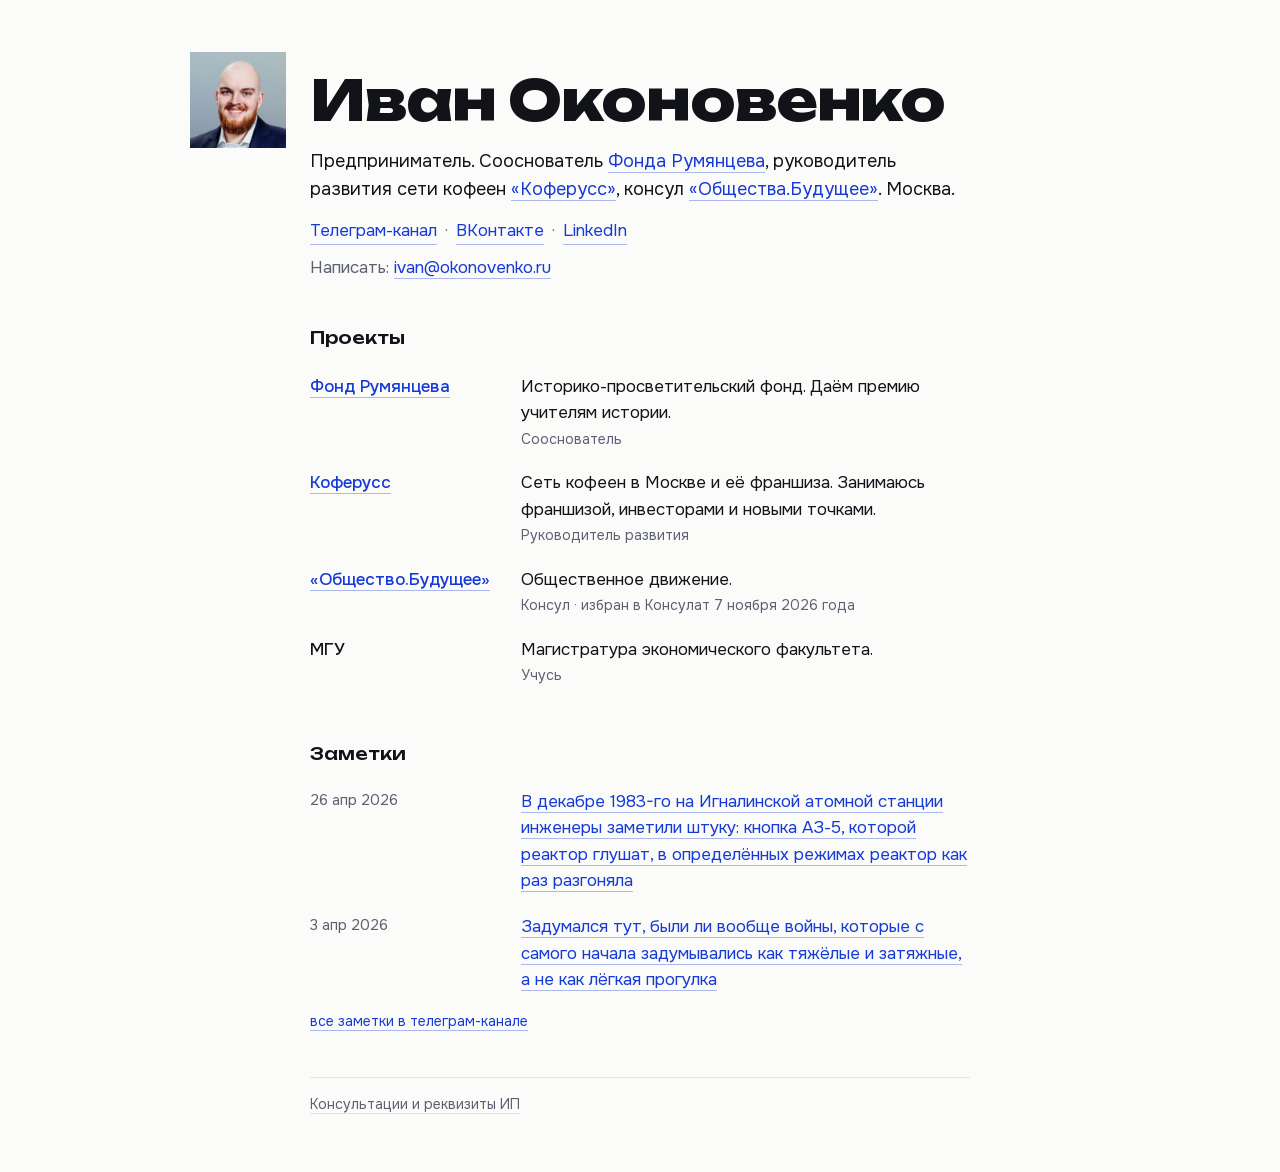
<file: index.html>
<!doctype html>
<html lang="ru">
<head>
<meta charset="utf-8">
<meta name="viewport" content="width=device-width, initial-scale=1">
<title>Иван Оконовенко — Фонд Румянцева, Коферусс, Общество.Будущее</title>
<meta name="description" content="Иван Оконовенко, Москва. Сооснователь Фонда Румянцева, руководитель развития сети кофеен «Коферусс», консул «Общества.Будущее».">
<link rel="alternate" type="text/plain" href="https://okonovenko.ru/llms.txt" title="Кратко для ИИ-ассистентов">
<link rel="canonical" href="https://okonovenko.ru/">
<meta name="robots" content="index, follow, max-image-preview:large">
<meta property="og:type" content="profile">
<meta property="og:title" content="Иван Оконовенко — Фонд Румянцева, Коферусс, Общество.Будущее">
<meta property="og:description" content="Иван Оконовенко, Москва. Сооснователь Фонда Румянцева, руководитель развития сети кофеен «Коферусс», консул «Общества.Будущее».">
<meta property="og:url" content="https://okonovenko.ru/">
<meta property="og:image" content="https://okonovenko.ru/photo.jpg">
<meta property="og:image:width" content="480">
<meta property="og:image:height" content="480">
<meta property="og:site_name" content="Иван Оконовенко">
<meta property="og:locale" content="ru_RU">
<meta name="twitter:card" content="summary">
<link rel="icon" href="/favicon.svg" type="image/svg+xml">
<link rel="stylesheet" href="/fonts.css">
<style>
*{box-sizing:border-box}
html{-webkit-text-size-adjust:100%}
body{margin:0;font-family:"Onest",system-ui,sans-serif;font-size:17px;line-height:1.55}
a{color:inherit}
a:focus-visible{outline:2px solid currentColor;outline-offset:3px}
.mono{font-family:ui-monospace,SFMono-Regular,Menlo,Consolas,monospace}

:root{--ink:#111318;--muted:#5b6170;--accent:#153ad6;--paper:#fbfbfa;--line:#e4e4e0;--tint:#eef1fc}
body{background:var(--paper);color:var(--ink);padding:36px 20px 40px}
.wrap{max-width:660px;margin:0 auto}
footer a{text-decoration:none;border-bottom:1px solid var(--line)}
nav{display:flex;flex-wrap:wrap;gap:4px 20px;font-size:14px;color:var(--muted);margin-bottom:48px}
nav a{text-decoration:none}
nav a:first-child{color:var(--ink)}
nav a:hover{color:var(--accent)}
h1{font-family:"Unbounded",sans-serif;font-weight:800;font-size:clamp(30px,7.6vw,56px);line-height:1;letter-spacing:-.02em;margin:0 0 20px}
.head{display:flex;align-items:center;gap:16px;margin:0 0 20px}
.head img{width:72px;height:72px;object-fit:cover;flex:none}
.head h1{margin:0}
p{margin:0 0 14px}
.lead{font-size:18px}
.soc{display:flex;flex-wrap:wrap;gap:4px 8px;color:var(--muted)}
.wr{color:var(--muted);margin-top:-4px}
.soc a,.t a,main p a{color:var(--accent);text-decoration:none;border-bottom:1px solid rgba(21,58,214,.35)}
.soc a:hover,.t a:hover,main p a:hover{border-bottom-color:var(--accent)}
h2{font-family:"Unbounded",sans-serif;font-weight:500;font-size:17px;margin:44px 0 12px}
.row{display:grid;grid-template-columns:1fr;gap:2px 24px;padding:10px 0}
.row .t{font-weight:500}
.row .d small{display:block;color:var(--muted);font-size:14px;margin-top:2px}
.row.n .dt{font-weight:400;color:var(--muted);font-size:15px}
.row.n .d a{color:var(--accent);text-decoration:none;border-bottom:1px solid rgba(21,58,214,.35)}
.more{font-size:14px;margin-top:8px}
.box{background:var(--tint);margin:44px -20px 0;padding:8px 20px 28px}
.box h2{margin-top:24px}
.two{display:grid;grid-template-columns:1fr;gap:18px 32px;margin:18px 0 22px}
.two b{display:block;margin-bottom:4px}
.two p{margin:0}
.btn{display:inline-block;background:var(--ink);color:#fff;text-decoration:none;font-weight:500;padding:11px 20px;border-radius:999px}
.btn:hover{background:var(--accent)}
footer{margin-top:44px;border-top:1px solid var(--line);padding-top:16px;font-size:14px;color:var(--muted)}
@media(min-width:900px){.head{position:relative}.head img{position:absolute;right:100%;margin-right:24px;width:96px;height:96px;top:50%;transform:translateY(-50%)}}
@media(min-width:700px){body{padding:72px 40px 56px}.row{grid-template-columns:11em 1fr}.two{grid-template-columns:1fr 1fr}.box{margin-left:-24px;margin-right:-24px;padding:8px 24px 30px}}

</style>
<!-- Yandex.Metrika counter -->
<script type="text/javascript">
    (function(m,e,t,r,i,k,a){
        m[i]=m[i]||function(){(m[i].a=m[i].a||[]).push(arguments)};
        m[i].l=1*new Date();
        for (var j = 0; j < document.scripts.length; j++) {if (document.scripts[j].src === r) { return; }}
        k=e.createElement(t),a=e.getElementsByTagName(t)[0],k.async=1,k.src=r,a.parentNode.insertBefore(k,a)
    })(window, document,'script','https://mc.yandex.ru/metrika/tag.js?id=114256014', 'ym');

    ym(114256014, 'init', {ssr:true, webvisor:true, clickmap:true, ecommerce:"dataLayer", referrer: document.referrer, url: location.href, accurateTrackBounce:true, trackLinks:true});
</script>
<noscript><div><img src="https://mc.yandex.ru/watch/114256014" style="position:absolute; left:-9999px;" alt="" /></div></noscript>
<!-- /Yandex.Metrika counter -->
</head>
<body>
<div class="wrap">
<main>
<div class="head"><img src="/photo.jpg" width="480" height="480" alt="Иван Оконовенко"><h1>Иван Оконовенко</h1></div>
<p class="lead">Предприниматель. Сооснователь <a href="https://fondrumyantseva.ru/">Фонда Румянцева</a>, руководитель развития сети кофеен <a href="https://coffeeruss.ru/">«Коферусс»</a>, консул <a href="https://xn----9sbbcmcea7ed5amrb4fk.xn--p1ai/">«Общества.Будущее»</a>. Москва.</p>
<p class="soc"><a rel="me" href="https://t.me/ivanokonovenko">Телеграм-канал</a> · <a rel="me" href="https://vk.ru/ivanokonovenko">ВКонтакте</a> · <a rel="me" href="https://ru.linkedin.com/in/ivanokonovenko">LinkedIn</a></p>
<p class="wr">Написать: <a href="mailto:ivan@okonovenko.ru">ivan@okonovenko.ru</a></p>
<h2 id="proekty">Проекты</h2>
<div class="row"><div class="t"><a href="https://fondrumyantseva.ru/">Фонд Румянцева</a></div><div class="d">Историко-просветительский фонд. Даём премию учителям истории.<small>Сооснователь</small></div></div>
<div class="row"><div class="t"><a href="https://coffeeruss.ru/">Коферусс</a></div><div class="d">Сеть кофеен в Москве и её франшиза. Занимаюсь франшизой, инвесторами и новыми точками.<small>Руководитель развития</small></div></div>
<div class="row"><div class="t"><a href="https://xn----9sbbcmcea7ed5amrb4fk.xn--p1ai/">«Общество.Будущее»</a></div><div class="d">Общественное движение.<small>Консул · избран в Консулат 7 ноября 2026 года</small></div></div>
<div class="row"><div class="t">МГУ</div><div class="d">Магистратура экономического факультета.<small>Учусь</small></div></div>
<h2 id="zametki">Заметки</h2>
<div class="row n"><div class="t dt">26 апр 2026</div><div class="d"><a href="https://t.me/ivanokonovenko/41">В декабре 1983-го на Игналинской атомной станции инженеры заметили штуку: кнопка АЗ-5, которой реактор глушат, в определённых режимах реактор как раз разгоняла</a></div></div>
<div class="row n"><div class="t dt">3 апр 2026</div><div class="d"><a href="https://t.me/ivanokonovenko/37">Задумался тут, были ли вообще войны, которые с самого начала задумывались как тяжёлые и затяжные, а не как лёгкая прогулка</a></div></div>
<p class="more"><a rel="me" href="https://t.me/ivanokonovenko">все заметки в телеграм-канале</a></p>
</main>
<footer><a href="/ip/">Консультации и реквизиты ИП</a></footer>
</div>
<script type="application/ld+json">
{
 "@context": "https://schema.org",
 "@graph": [
  {
   "@type": "WebSite",
   "@id": "https://okonovenko.ru/#website",
   "url": "https://okonovenko.ru/",
   "name": "Иван Оконовенко",
   "inLanguage": "ru",
   "publisher": {
    "@id": "https://okonovenko.ru/#person"
   }
  },
  {
   "@type": "ProfilePage",
   "@id": "https://okonovenko.ru/#page",
   "url": "https://okonovenko.ru/",
   "name": "Иван Оконовенко — Фонд Румянцева, Коферусс, Общество.Будущее",
   "inLanguage": "ru",
   "isPartOf": {
    "@id": "https://okonovenko.ru/#website"
   },
   "mainEntity": {
    "@id": "https://okonovenko.ru/#person"
   },
   "dateModified": "2026-11-15"
  },
  {
   "@type": "Person",
   "@id": "https://okonovenko.ru/#person",
   "name": "Иван Оконовенко",
   "alternateName": [
    "Оконовенко Иван",
    "Ivan Okonovenko",
    "Оконовенко Иван Григорьевич"
   ],
   "givenName": "Иван",
   "familyName": "Оконовенко",
   "url": "https://okonovenko.ru/",
   "image": "https://okonovenko.ru/photo.jpg",
   "email": "mailto:ivan@okonovenko.ru",
   "description": "Иван Оконовенко, Москва. Сооснователь Фонда Румянцева, руководитель развития сети кофеен «Коферусс», консул «Общества.Будущее».",
   "jobTitle": [
    "Сооснователь Фонда Румянцева",
    "Руководитель развития сети кофеен «Коферусс»",
    "Консул «Общества.Будущее»"
   ],
   "homeLocation": {
    "@type": "Place",
    "name": "Москва",
    "address": {
     "@type": "PostalAddress",
     "addressLocality": "Москва",
     "addressCountry": "RU"
    }
   },
   "affiliation": [
    {
     "@type": "NGO",
     "name": "Фонд Румянцева",
     "url": "https://fondrumyantseva.ru/"
    },
    {
     "@type": "Organization",
     "name": "Общество.Будущее",
    "url": "https://общество-будущее.рф/"
    }
   ],
   "worksFor": {
    "@type": "Organization",
    "name": "Коферусс",
    "url": "https://coffeeruss.ru/"
   },
   "alumniOf": {
    "@type": "CollegeOrUniversity",
    "name": "МГУ имени М. В. Ломоносова, экономический факультет"
   },
   "sameAs": [
    "https://t.me/ivanokonovenko",
    "https://vk.ru/ivanokonovenko",
    "https://ru.linkedin.com/in/ivanokonovenko",
    "https://fondrumyantseva.ru/about/"
   ]
  }
 ]
}
</script>
</body>
</html>
</file>
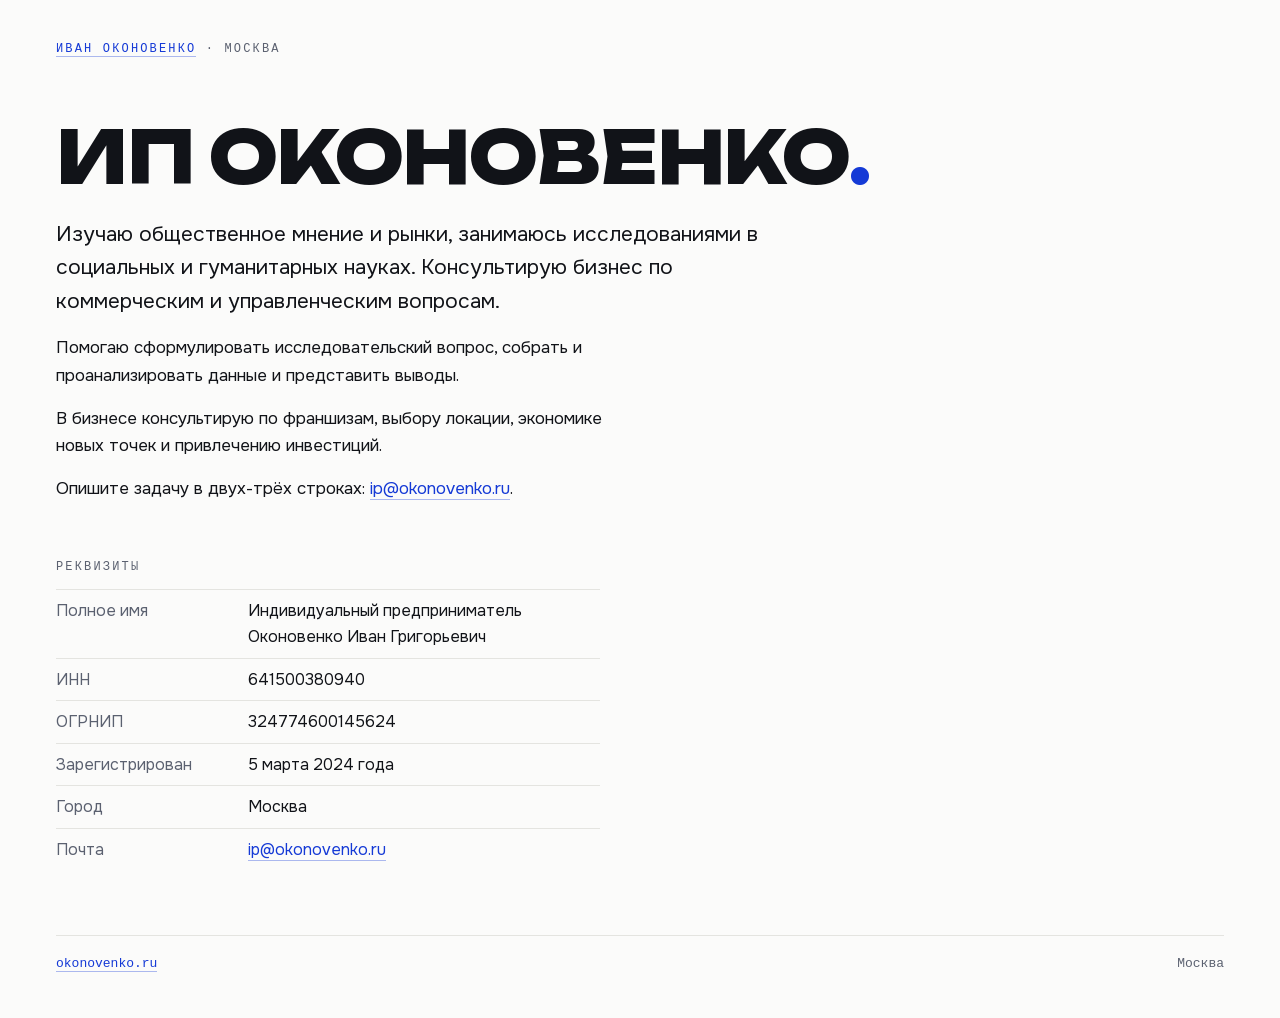
<file: ip/index.html>
<!doctype html>
<html lang="ru">
<head>
<meta charset="utf-8">
<meta name="viewport" content="width=device-width, initial-scale=1">
<title>ИП Оконовенко Иван Григорьевич</title>
<meta name="description" content="ИП Оконовенко Иван Григорьевич: исследования, аналитика и консультации. Реквизиты.">
<link rel="canonical" href="https://okonovenko.ru/ip/">
<meta name="robots" content="noindex, nofollow">
<meta property="og:type" content="profile">
<meta property="og:title" content="Иван Оконовенко">
<meta property="og:description" content="Исследования, аналитика и консультации. Москва.">
<meta property="og:url" content="https://okonovenko.ru/ip/">
<meta property="og:image" content="https://okonovenko.ru/og.png">
<meta property="og:image:width" content="1200">
<meta property="og:image:height" content="630">
<meta property="og:locale" content="ru_RU">
<meta name="twitter:card" content="summary_large_image">
<link rel="icon" href="/favicon.svg" type="image/svg+xml">
<link rel="stylesheet" href="/fonts.css">
<style>
  :root{ --ink:#111318; --muted:#5b6170; --accent:#153ad6; --paper:#fbfbfa; --line:#e4e4e0 }
  *{box-sizing:border-box}
  html{-webkit-text-size-adjust:100%}
  body{
    margin:0; background:var(--paper); color:var(--ink);
    font-family:"Onest",system-ui,-apple-system,"Segoe UI",Roboto,sans-serif;
    font-size:17px; line-height:1.6; min-height:100vh;
    display:flex; flex-direction:column; padding:28px 22px 32px;
  }
  .top{font-family:ui-monospace,SFMono-Regular,Menlo,Consolas,monospace;
       font-size:12px; letter-spacing:.18em; text-transform:uppercase; color:var(--muted)}
  main{flex:1; display:flex; flex-direction:column; justify-content:center; padding:48px 0}
  h1{font-family:"Unbounded",system-ui,sans-serif; font-weight:800; text-transform:uppercase;
     font-size:clamp(34px,8vw,72px); line-height:.95; letter-spacing:-.02em; margin:0 0 26px}
  h1 .dot{color:var(--accent)}
  p{max-width:34em; margin:0 0 16px}
  p.lead{font-size:clamp(18px,2.4vw,21px)}
  .muted{color:var(--muted)}
  a{color:var(--accent); text-decoration:none; border-bottom:1px solid rgba(21,58,214,.35)}
  a:hover,a:focus{border-bottom-color:var(--accent)}
  a:focus-visible{outline:2px solid var(--accent); outline-offset:3px; border-radius:2px}
  footer{border-top:1px solid var(--line); padding-top:18px;
    display:flex; flex-wrap:wrap; gap:6px 24px; justify-content:space-between;
    font-family:ui-monospace,SFMono-Regular,Menlo,Consolas,monospace; font-size:13px; color:var(--muted)}
  h2{font-family:ui-monospace,SFMono-Regular,Menlo,Consolas,monospace; font-size:12px; font-weight:400;
     letter-spacing:.18em; text-transform:uppercase; color:var(--muted); margin:40px 0 12px}
  dl{margin:0; max-width:34em; font-size:16px}
  dl div{display:flex; flex-wrap:wrap; gap:0 16px; padding:8px 0; border-top:1px solid var(--line)}
  dt{color:var(--muted); flex:0 0 11em}
  dd{margin:0; flex:1 1 14em}
  @media (min-width:760px){ body{padding:40px 56px 44px} main{padding:64px 0} }
  @media print{ body{background:#fff;padding:0} a{border:0;color:#000} }
</style>
<!-- Yandex.Metrika counter -->
<script type="text/javascript">
    (function(m,e,t,r,i,k,a){
        m[i]=m[i]||function(){(m[i].a=m[i].a||[]).push(arguments)};
        m[i].l=1*new Date();
        for (var j = 0; j < document.scripts.length; j++) {if (document.scripts[j].src === r) { return; }}
        k=e.createElement(t),a=e.getElementsByTagName(t)[0],k.async=1,k.src=r,a.parentNode.insertBefore(k,a)
    })(window, document,'script','https://mc.yandex.ru/metrika/tag.js?id=114256014', 'ym');

    ym(114256014, 'init', {ssr:true, webvisor:true, clickmap:true, ecommerce:"dataLayer", referrer: document.referrer, url: location.href, accurateTrackBounce:true, trackLinks:true});
</script>
<noscript><div><img src="https://mc.yandex.ru/watch/114256014" style="position:absolute; left:-9999px;" alt="" /></div></noscript>
<!-- /Yandex.Metrika counter -->
</head>
<body>
  <div class="top"><a href="/">Иван Оконовенко</a> · Москва</div>

  <main>
    <h1>ИП Оконо&shy;венко<span class="dot">.</span></h1>
    <p class="lead">Изучаю общественное мнение и рынки, занимаюсь исследованиями в социальных и гуманитарных науках. Консультирую бизнес по коммерческим и управленческим вопросам.</p>
    <p>Помогаю сформулировать исследовательский вопрос, собрать и проанализировать данные и представить выводы.</p>
    <p>В бизнесе консультирую по франшизам, выбору локации, экономике новых точек и привлечению инвестиций.</p>
    <p>Опишите задачу в двух-трёх строках: <a href="mailto:ip@okonovenko.ru">ip@okonovenko.ru</a>.</p>
    <h2>Реквизиты</h2>
    <dl>
      <div><dt>Полное имя</dt><dd>Индивидуальный предприниматель Оконовенко Иван Григорьевич</dd></div>
      <div><dt>ИНН</dt><dd>641500380940</dd></div>
      <div><dt>ОГРНИП</dt><dd>324774600145624</dd></div>
      <div><dt>Зарегистрирован</dt><dd>5 марта 2024 года</dd></div>
      <div><dt>Город</dt><dd>Москва</dd></div>
      <div><dt>Почта</dt><dd><a href="mailto:ip@okonovenko.ru">ip@okonovenko.ru</a></dd></div>
    </dl>
  </main>

  <footer>
    <span><a href="/">okonovenko.ru</a></span>
    <span>Москва</span>
  </footer>
</body>
</html>
</file>
<file: fonts.css>
/* Unbounded и Onest, SIL Open Font License 1.1 — локальные копии */
@font-face {
  font-family: 'Onest';
  font-style: normal;
  font-weight: 400;
  font-display: swap;
  src: url(fonts/onest-400-cyrillic.woff2) format('woff2');
  unicode-range: U+0301, U+0400-045F, U+0490-0491, U+04B0-04B1, U+2116;
}
@font-face {
  font-family: 'Onest';
  font-style: normal;
  font-weight: 400;
  font-display: swap;
  src: url(fonts/onest-400-latin.woff2) format('woff2');
  unicode-range: U+0000-00FF, U+0131, U+0152-0153, U+02BB-02BC, U+02C6, U+02DA, U+02DC, U+0304, U+0308, U+0329, U+2000-206F, U+20AC, U+2122, U+2191, U+2193, U+2212, U+2215, U+FEFF, U+FFFD;
}
@font-face {
  font-family: 'Onest';
  font-style: normal;
  font-weight: 500;
  font-display: swap;
  src: url(fonts/onest-500-cyrillic.woff2) format('woff2');
  unicode-range: U+0301, U+0400-045F, U+0490-0491, U+04B0-04B1, U+2116;
}
@font-face {
  font-family: 'Onest';
  font-style: normal;
  font-weight: 500;
  font-display: swap;
  src: url(fonts/onest-500-latin.woff2) format('woff2');
  unicode-range: U+0000-00FF, U+0131, U+0152-0153, U+02BB-02BC, U+02C6, U+02DA, U+02DC, U+0304, U+0308, U+0329, U+2000-206F, U+20AC, U+2122, U+2191, U+2193, U+2212, U+2215, U+FEFF, U+FFFD;
}
@font-face {
  font-family: 'Unbounded';
  font-style: normal;
  font-weight: 400;
  font-display: swap;
  src: url(fonts/unbounded-400-cyrillic.woff2) format('woff2');
  unicode-range: U+0301, U+0400-045F, U+0490-0491, U+04B0-04B1, U+2116;
}
@font-face {
  font-family: 'Unbounded';
  font-style: normal;
  font-weight: 400;
  font-display: swap;
  src: url(fonts/unbounded-400-latin.woff2) format('woff2');
  unicode-range: U+0000-00FF, U+0131, U+0152-0153, U+02BB-02BC, U+02C6, U+02DA, U+02DC, U+0304, U+0308, U+0329, U+2000-206F, U+20AC, U+2122, U+2191, U+2193, U+2212, U+2215, U+FEFF, U+FFFD;
}
@font-face {
  font-family: 'Unbounded';
  font-style: normal;
  font-weight: 500;
  font-display: swap;
  src: url(fonts/unbounded-500-cyrillic.woff2) format('woff2');
  unicode-range: U+0301, U+0400-045F, U+0490-0491, U+04B0-04B1, U+2116;
}
@font-face {
  font-family: 'Unbounded';
  font-style: normal;
  font-weight: 500;
  font-display: swap;
  src: url(fonts/unbounded-500-latin.woff2) format('woff2');
  unicode-range: U+0000-00FF, U+0131, U+0152-0153, U+02BB-02BC, U+02C6, U+02DA, U+02DC, U+0304, U+0308, U+0329, U+2000-206F, U+20AC, U+2122, U+2191, U+2193, U+2212, U+2215, U+FEFF, U+FFFD;
}
@font-face {
  font-family: 'Unbounded';
  font-style: normal;
  font-weight: 800;
  font-display: swap;
  src: url(fonts/unbounded-800-cyrillic.woff2) format('woff2');
  unicode-range: U+0301, U+0400-045F, U+0490-0491, U+04B0-04B1, U+2116;
}
@font-face {
  font-family: 'Unbounded';
  font-style: normal;
  font-weight: 800;
  font-display: swap;
  src: url(fonts/unbounded-800-latin.woff2) format('woff2');
  unicode-range: U+0000-00FF, U+0131, U+0152-0153, U+02BB-02BC, U+02C6, U+02DA, U+02DC, U+0304, U+0308, U+0329, U+2000-206F, U+20AC, U+2122, U+2191, U+2193, U+2212, U+2215, U+FEFF, U+FFFD;
}
</file>
